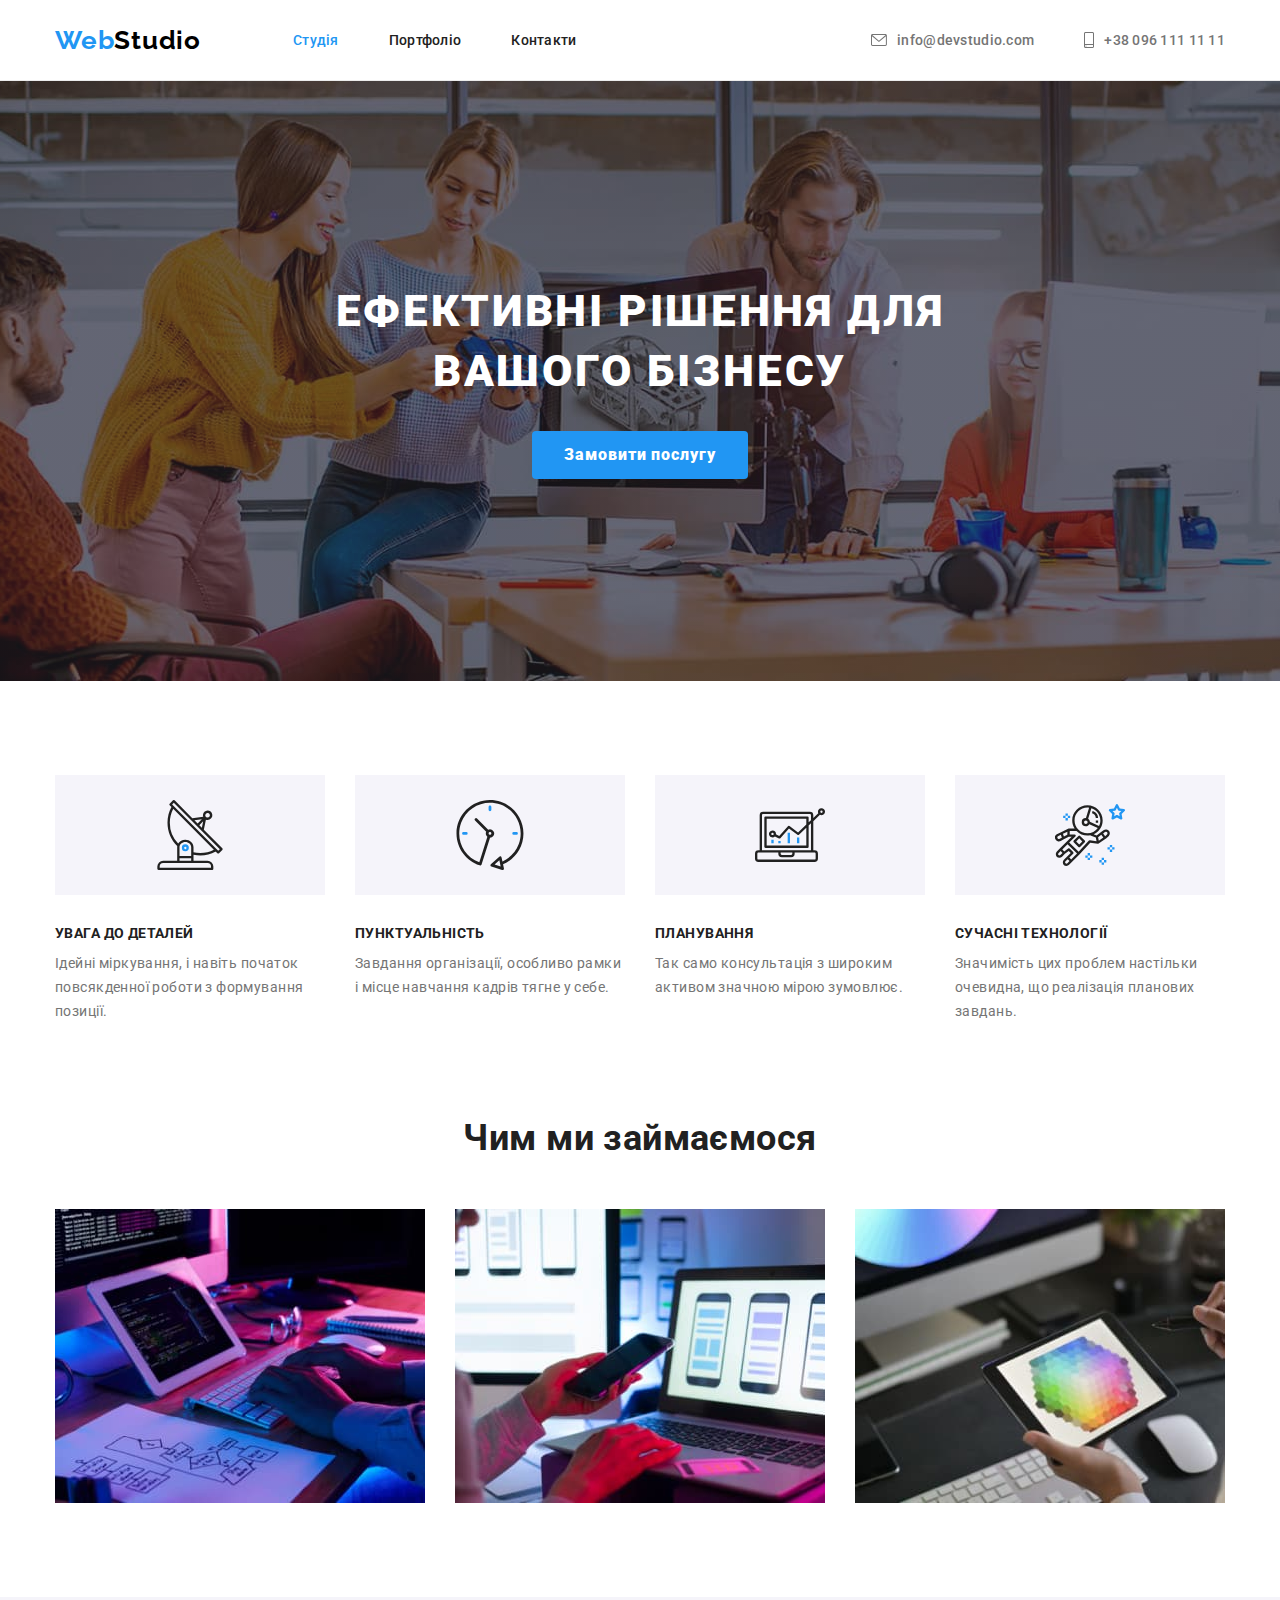
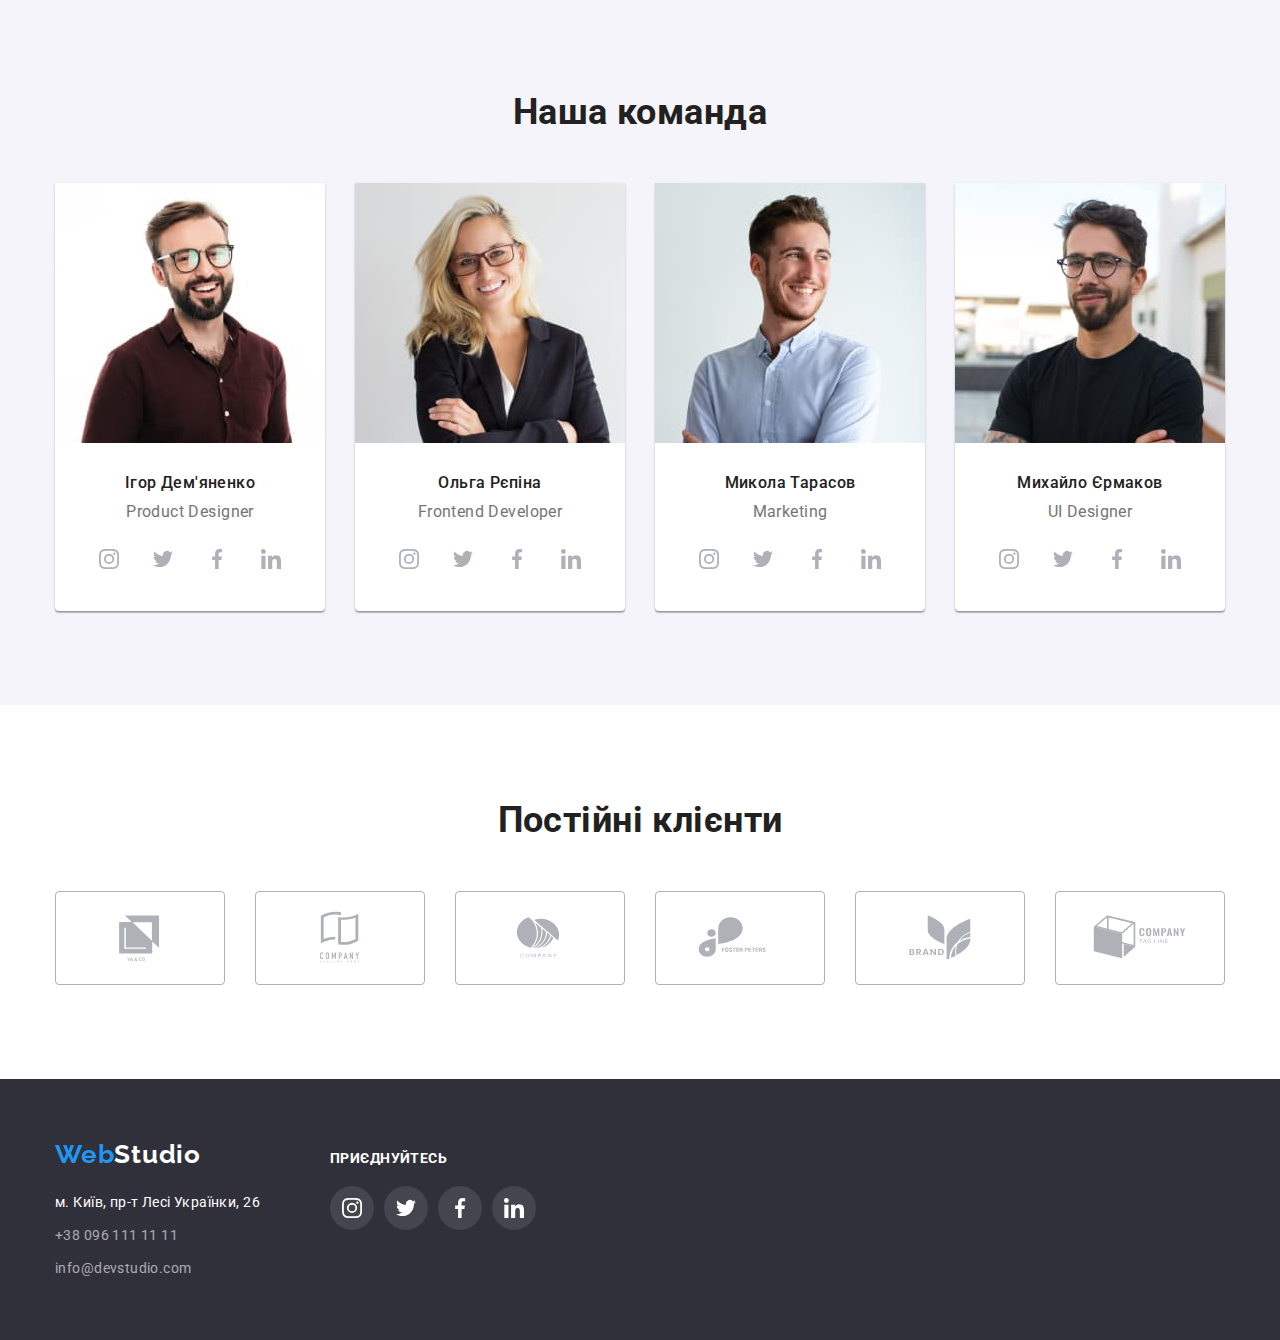
<file: index.html>
<!DOCTYPE html>
<html lang="uk">
  <head>
    <meta charset="UTF-8" />
    <meta http-equiv="X-UA-Compatible" content="IE=edge" />
    <meta name="viewport" content="width=device-width, initial-scale=1.0" />
    <title>Web-Studio-(Version-2.1)</title>
    <link href="https://fonts.googleapis.com/css2?family=Raleway:wght@700&family=Roboto:wght@400;500;700;900&display=swap" rel="stylesheet">
    <link rel="stylesheet" href="https://cdnjs.cloudflare.com/ajax/libs/modern-normalize/1.1.0/modern-normalize.min.css">
    <link rel="stylesheet" href="./css/styles.css" />
  </head>
  <body>
    <header class="page-header">
      <div class="container main-box">
        <a href="#" lang="en" class="logo"><span class="accent">Web</span><span>Studio</span></a>
        <nav>
          <ul class="site-nav list">
            <li class="item"><a href="#" class="link current">Студія</a></li>
            <li class="item"><a href="./portfolio.html" class="link">Портфоліо</a></li>
            <li class="item"><a href="#" class="link">Контакти</a></li>
          </ul>
        </nav>
        <ul class="auth-nav list">
          <li class="item">
            <a class="link" href="mailto:info@devstudio.com">
              <svg class="icon" width="16px" height="12px">
                <use href="./images/symbol-defs-optimized.svg#icon-envelope">
                </use>
              </svg>
            info@devstudio.com
            </a>
          </li>
          <li class="item">
            <a class="link" href="tel:+380961111111">
              <svg class="icon"width="10px" height="16px">
                <use href="./images/symbol-defs-optimized.svg#icon-smartphone">
                </use>
              </svg>
              +38 096 111 11 11
            </a>
          </li>
        </ul>
    </div>
    </header>

    <main>
      <section class="hero overlay">
          <h1 class="hero-title">Ефективні рішення для<br> вашого бізнесу</h1>
          <button type="button" class="button">Замовити послугу</button>
      </section>
      <section class="section">
        <div class="container">
          <h2 class="visually-hidden">Ключові якості відрізняючі нас від інших</h2>
            <ul class="feature-list">
              <li class="item">
                <div class="feature-list-link">
                  <svg  width="70" height="70">
                    <use href="./images/symbol-defs-optimized.svg#icon-antenna"></use>
                  </svg>
                </div>
                <h3 class="title">УВАГА ДО ДЕТАЛЕЙ</h3>
                <p class="paragraph">Ідейні міркування, і навіть початок повсякденної роботи з формування позиції.</p>
              </li>
              <li class="item">
                <div class="feature-list-link">
                  <svg  width="70" height="70">
                    <use href="./images/symbol-defs-optimized.svg#icon-clock"></use>
                  </svg>
                </div>
                <h3 class="title">ПУНКТУАЛЬНІСТЬ</h3>
                <p class="paragraph">Завдання організації, особливо рамки і місце навчання кадрів тягне у себе.</p>
              </li>
              <li class="item">
                <div class="feature-list-link">
                  <svg  width="70" height="70">
                    <use href="./images/symbol-defs-optimized.svg#icon-diagram"></use>
                  </svg>
                </div>
                <h3 class="title">ПЛАНУВАННЯ</h3>
                <p class="paragraph">Так само консультація з широким активом значною мірою зумовлює.</p>
              </li>
              <li class="item">
                <div class="feature-list-link">
                  <svg  width="70" height="70">
                    <use href="./images/symbol-defs-optimized.svg#icon-astronaut"></use>
                  </svg>
                </div>
                <h3 class="title">СУЧАСНІ ТЕХНОЛОГІЇ</h3>
                <p class="paragraph">Значимість цих проблем настільки очевидна, що реалізація планових завдань.</p>
              </li>
            </ul>
        </div>
      </section>
      <section class="about section">
        <div class="container">
          <h2 class="section-title">Чим ми займаємося</h2>
            <ul class="work-list">
              <li class="item">
                <img class="img" src="./images/box1.jpg" alt="Кодування за макетом" width="370" height="294" />
              </li>
              <li class="item">
                <img class="img" src="./images/box2.jpg" alt="Адаптивна WEB-розробка" width="370" height="294" />
              </li>
              <li class="item">
                <img class="img" src="./images/box3.jpg" alt="Вибір кольору на планшеті" width="370" height="294" />
              </li>
            </ul>
        </div>
      </section>

      <section class="about-team section">
        <div class="container">
          <h2 class="section-title">Наша команда</h2>
            <ul class="comand-list">
              <li class="item">
                <img class="img" src="./images/designer.jpg" alt="Ігор Дем'яненко" width="270" height="260" />
                  <div class="name">
                    <h3 class="title">Ігор Дем'яненко</h3>
                    <p class="paragraph" lang="en">Product Designer</p>
                    <ul class="social">
                      <li class="social-link">
                        <a class="social-item" href="#">
                          <svg class="social-icon" width="20" height="20">
                            <use href="./images/symbol-defs-optimized.svg#icon-instagram"></use>
                          </svg>
                        </a>
                      </li>
                      <li class="social-link">
                        <a class="social-item" href="#">
                          <svg class="social-icon" width="20" height="20">
                            <use href="./images/symbol-defs-optimized.svg#icon-twitter"></use>
                          </svg>
                        </a>
                      </li>
                      <li class="social-link">
                        <a class="social-item" href="#">
                          <svg class="social-icon" width="20" height="20">
                            <use href="./images/symbol-defs-optimized.svg#icon-facebook"></use>
                          </svg>
                        </a>
                      </li>
                      <li class="social-link">
                        <a class="social-item" href="#">
                          <svg class="social-icon" width="20" height="20">
                            <use href="./images/symbol-defs-optimized.svg#icon-linkedin"></use>
                          </svg>
                        </a>
                      </li>
                    </ul>
                  </div>
              </li>
              <li class="item">
                <img class="img" src="./images/frontend.jpg" alt="Ольга Рєпіна" width="270" height="260" />
                  <div class="name">
                    <h3 class="title">Ольга Рєпіна</h3>
                    <p class="paragraph" lang="en">Frontend Developer</p>
                    <ul class="social">
                      <li class="social-link">
                        <a class="social-item" href="#">
                          <svg class="social-icon" width="20" height="20">
                            <use href="./images/symbol-defs-optimized.svg#icon-instagram"></use>
                          </svg>
                        </a>
                      </li>
                      <li class="social-link">
                        <a class="social-item" href="#">
                          <svg class="social-icon" width="20" height="20">
                            <use href="./images/symbol-defs-optimized.svg#icon-twitter"></use>
                          </svg>
                        </a>
                      </li>
                      <li class="social-link">
                        <a class="social-item" href="#">
                          <svg class="social-icon" width="20" height="20">
                            <use href="./images/symbol-defs-optimized.svg#icon-facebook"></use>
                          </svg>
                        </a>
                      </li>
                      <li class="social-link">
                        <a class="social-item" href="#">
                          <svg class="social-icon" width="20" height="20">
                            <use href="./images/symbol-defs-optimized.svg#icon-linkedin"></use>
                          </svg>
                        </a>
                      </li>
                    </ul>
                  </div>
              </li>
              <li class="item">
                <img class="img" src="./images/marketing.jpg" alt="Микола Тарасов" width="270" height="260" />
                 <div class="name">
                  <h3 class="title">Микола Тарасов</h3>
                  <p class="paragraph" lang="en">Marketing</p>
                  <ul class="social">
                    <li class="social-link">
                      <a class="social-item" href="#">
                        <svg class="social-icon" width="20" height="20">
                          <use href="./images/symbol-defs-optimized.svg#icon-instagram"></use>
                        </svg>
                      </a>
                    </li>
                    <li class="social-link">
                      <a class="social-item" href="#">
                        <svg class="social-icon" width="20" height="20">
                          <use href="./images/symbol-defs-optimized.svg#icon-twitter"></use>
                        </svg>
                      </a>
                    </li>
                    <li class="social-link">
                      <a class="social-item" href="#">
                        <svg class="social-icon" width="20" height="20">
                          <use href="./images/symbol-defs-optimized.svg#icon-facebook"></use>
                        </svg>
                      </a>
                    </li>
                    <li class="social-link">
                      <a class="social-item" href="#">
                        <svg class="social-icon" width="20" height="20">
                          <use href="./images/symbol-defs-optimized.svg#icon-linkedin"></use>
                        </svg>
                      </a>
                    </li>
                  </ul>
                 </div>
              </li>
              <li class="item">
                <img class="img" src="./images/ui-designer.jpg" alt="Михайло Єрмаков" width="270" height="260" />
                  <div class="name">
                    <h3 class="title">Михайло Єрмаков</h3>
                    <p class="paragraph" lang="en">UI Designer</p>
                    <ul class="social">
                      <li class="social-link">
                        <a class="social-item" href="#">
                          <svg class="social-icon" width="20" height="20">
                            <use href="./images/symbol-defs-optimized.svg#icon-instagram"></use>
                          </svg>
                        </a>
                      </li>
                      <li class="social-link">
                        <a class="social-item" href="#">
                          <svg class="social-icon" width="20" height="20">
                            <use href="./images/symbol-defs-optimized.svg#icon-twitter"></use>
                          </svg>
                        </a>
                      </li>
                      <li class="social-link">
                        <a class="social-item" href="#">
                          <svg class="social-icon" width="20" height="20">
                            <use href="./images/symbol-defs-optimized.svg#icon-facebook"></use>
                          </svg>
                        </a>
                      </li>
                      <li class="social-link">
                        <a class="social-item" href="#">
                          <svg class="social-icon" width="20" height="20">
                            <use href="./images/symbol-defs-optimized.svg#icon-linkedin"></use>
                          </svg>
                        </a>
                      </li>
                    </ul>
                  </div>
              </li>
            </ul>
        </div>
      </section>
      <section class="section">
        <div class="container">
          <h2 class="section-title">Постійні клієнти</h2>
            <ul class="client-list">
              <li class="client-item">
                <a class="client-li" href="#">
                  <svg class="client-icon" width="106" height="60">
                    <use href="./images/symbol-defs-optimized.svg#icon-logo1"></use>
                  </svg>
                </a>
              </li>
              <li class="client-item">
                <a class="client-li" href="#">
                  <svg class="client-icon" width="106" height="60">
                    <use href="./images/symbol-defs-optimized.svg#icon-logo2"></use>
                  </svg>
                </a>
              </li>
              <li class="client-item">
                <a class="client-li" href="#">
                  <svg class="client-icon" width="106" height="60">
                    <use href="./images/symbol-defs-optimized.svg#icon-logo3"></use>
                  </svg>
                </a>
              </li>
              <li class="client-item">
                <a class="client-li" href="#">
                  <svg class="client-icon" width="106" height="60">
                    <use href="./images/symbol-defs-optimized.svg#icon-logo4"></use>
                  </svg>
                </a>
              </li>
              <li class="client-item">
                <a class="client-li" href="#">
                  <svg class="client-icon" width="106" height="60">
                    <use href="./images/symbol-defs-optimized.svg#icon-logo5"></use>
                  </svg>
                </a>
              </li>
              <li class="client-item">
                <a class="client-li" href="#">
                  <svg class="client-icon" width="106" height="60">
                    <use href="./images/symbol-defs-optimized.svg#icon-logo6"></use>
                  </svg>
                </a>
              </li>  
            </ul>
        </div>
      </section>
      
    </main>
    <footer class="footer">
      <div class="container content-area">
        <div>
          <a href="#" lang="en" class="logo footer-logo"><span class="accent">Web</span><span class="accent-studio">Studio</span></a>
          <address  class="footer-list">
            <ul class="footer-nav list">
              <li class="item"><p class="address">м. Київ, пр-т Лесі Українки, 26</p></li>
              <li class="item"><a class="link" href="tel:+380961111111">+38 096 111 11 11</a></li>
              <li class="item"><a class="link" href="mailto:info@devstudio.com">info@devstudio.com</a></li>
            </ul>
        </address>
      </div>
        <div class="footer-social">
          <h4 class="join-social">приєднуйтесь</h4>
            <ul class="social-box">
              <li class="footer-social-link">
                <a class="footer-social-item" href="#">
                  <svg class="footer-social-icon" width="20" height="20">
                    <use href="./images/symbol-defs-optimized.svg#icon-instagram"></use>
                  </svg>
                </a>
              </li>
              <li class="footer-social-link">
                <a class="footer-social-item" href="#">
                  <svg class="footer-social-icon" width="20" height="20">
                    <use href="./images/symbol-defs-optimized.svg#icon-twitter"></use>
                  </svg>
                </a>
              </li>
              <li class="footer-social-link">
                <a class="footer-social-item" href="#">
                  <svg class="footer-social-icon" width="20" height="20">
                    <use href="./images/symbol-defs-optimized.svg#icon-facebook"></use>
                  </svg>
                </a>
              </li>
              <li class="footer-social-link">
                <a class="footer-social-item" href="#">
                  <svg class="footer-social-icon" width="20" height="20">
                    <use href="./images/symbol-defs-optimized.svg#icon-linkedin"></use>
                  </svg>
                </a>
              </li>
            </ul>
        </div>
    </div>
    </footer>
  </body>
</html>
</file>
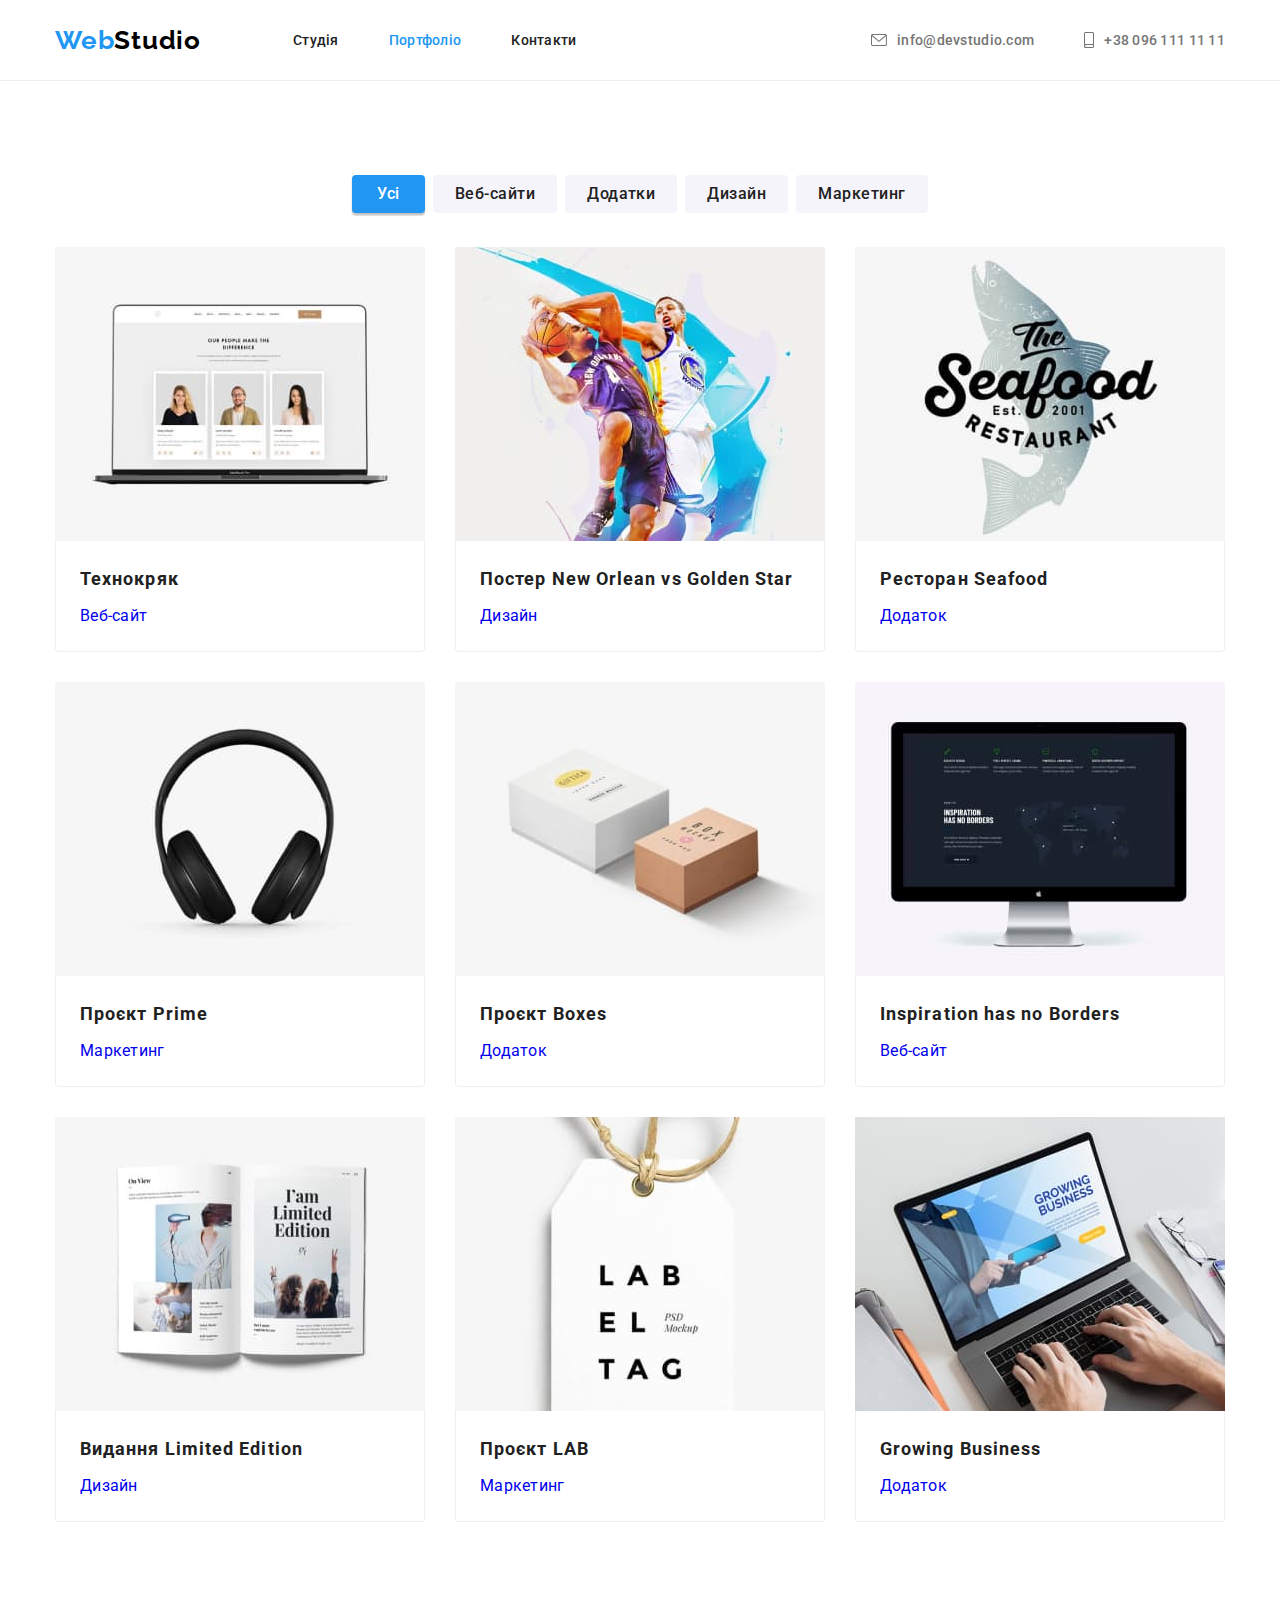
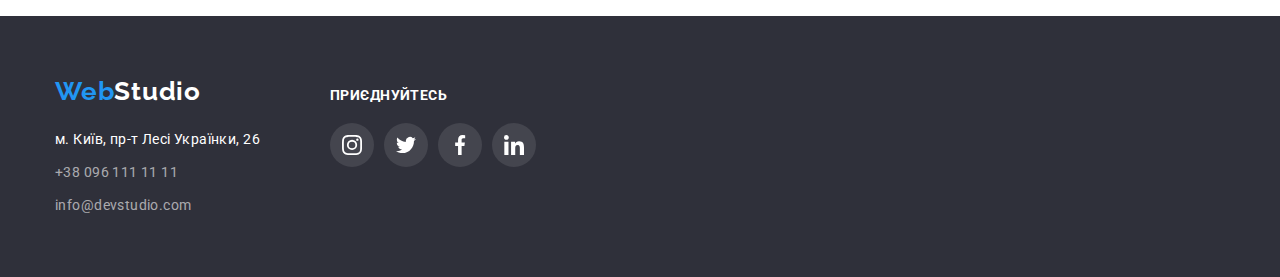
<file: portfolio.html>
<!DOCTYPE html>
<html lang="uk">
  <head>
    <meta charset="UTF-8" />
    <meta http-equiv="X-UA-Compatible" content="IE=edge" />
    <meta name="viewport" content="width=device-width, initial-scale=1.0" />
    <title lang="en">Portfolio</title>
    <link href="https://fonts.googleapis.com/css2?family=Raleway:wght@700&family=Roboto:wght@400;500;700;900&display=swap"
      rel="stylesheet"/>
    <link rel="stylesheet" href="https://cdnjs.cloudflare.com/ajax/libs/modern-normalize/1.1.0/modern-normalize.min.css">
    <link rel="stylesheet" href="./css/styles.css" />

  </head>
  <body>
    <header class="page-header">
      <div class="container main-box">
        <a href="#" lang="en" class="logo"><span class="accent">Web</span><span>Studio</span></a>
        <nav>
          <ul class="site-nav list">
            <li class="item"><a href="./index.html" class="link">Студія</a></li>
            <li class="item"><a href="#" class="link current">Портфоліо</a></li>
            <li class="item"><a href="#" class="link">Контакти</a></li>
          </ul>
        </nav>
          <ul class="auth-nav list">
            <li class="item">
              <a class="link" href="mailto:info@devstudio.com">
                <svg class="icon" width="16px" height="12px">
                  <use href="./images/symbol-defs-optimized.svg#icon-envelope">
                  </use>
                </svg>
              info@devstudio.com
              </a>
              </li>
            <li class="item">
              <a class="link" href="tel:+380961111111">
                <svg class="icon"width="10px" height="16px">
                  <use href="./images/symbol-defs-optimized.svg#icon-smartphone">
                  </use>
                </svg>
                +38 096 111 11 11
              </a>
            </li>
          </ul>
    </div>
    </header>
    <main>
      <section class="section">
        <div class="container">
          <h1 class="visually-hidden">Наші проєкти</h1>
            <ul class="site-filter list">
              <li class="item"><button class="link current" type="button">Усі</button></li>
              <li class="item"><button class="link" type="button">Веб-сайти</button></li>
              <li class="item"><button class="link" type="button">Додатки</button></li>
              <li class="item"><button class="link" type="button">Дизайн</button></li>
              <li class="item"><button class="link" type="button">Маркетинг</button></li>
            </ul>
            <ul class="project-cards">
              <li class="item">
                <a class="project-cards-shadow" href="#">
                  <img class="img" src="./images/web.jpg" alt="MacBook Pro" width="370" height="294" />
                    <div class="card">
                      <h2 class="project">Технокряк</h2>
                      <p class="project-paragraph">Веб-сайт</p>
                    </div>
                </a>
              </li>
              <li class="item">
                <a class="project-cards-shadow" href="#">
                  <img class="img" src="./images/design.jpg" alt="Баскетбольні гравці" width="370" height="294" />
                  <div class="card">
                    <h2 class="project" lang="en">Постер New Orlean vs Golden Star</h2>
                    <p class="project-paragraph">Дизайн</p>
                  </div>
                </a>
              </li> 
              <li class="item">
                <a class="project-cards-shadow" href="#">
                  <img class="img" src="./images/add.jpg" alt="Ресторан Seafood" width="370" height="294" />
                  <div class="card">
                    <h2 class="project" lang="en">Ресторан Seafood</h2>
                    <p class="project-paragraph">Додаток</p>
                  </div>
                </a>
              </li>
              <li class="item">
                <a class="project-cards-shadow" href="#">
                  <img class="img" src="./images/prime.jpg" alt="Навушники" width="370" height="294" />
                  <div class="card">
                    <h2 class="project" lang="en">Проєкт Prime</h2>
                    <p class="project-paragraph">Маркетинг</p>
                  </div>
                </a>
              </li>
              <li class="item">
                <a class="project-cards-shadow" href="#">
                  <img class="img" src="./images/projectboxes.jpg" alt="Коробки" width="370" height="294" />
                  <div class="card">
                    <h2 class="project" lang="en">Проєкт Boxes</h2>
                    <p class="project-paragraph">Додаток</p>
                  </div>
                </a>
              </li>
              <li class="item">
                <a class="project-cards-shadow" href="#">
                  <img class="img" src="./images/imac.jpg" alt="iMac" width="370" height="294" />
                  <div class="card">
                    <h2 class="project" lang="en">Inspiration has no Borders</h2>
                    <p class="project-paragraph">Веб-сайт</p>
                  </div>
                </a>
              </li>
              <li class="item">
                <a class="project-cards-shadow" href="#">
                  <img class="img" src="./images/limited.jpg" alt="Видання" width="370" height="294" />
                  <div class="card">
                    <h2 class="project" lang="en">Видання Limited Edition</h2>
                    <p class="project-paragraph">Дизайн</p>
                  </div>
                </a>
              </li>
              <li class="item">
                <a class="project-cards-shadow" href="#">
                  <img class="img" src="./images/projectlab.jpg" alt="Label" width="370" height="294" />
                  <div class="card">
                    <h2 class="project" lang="en">Проєкт LAB</h2>
                    <p class="project-paragraph">Маркетинг</p>
                  </div>
                </a>
              </li>
              <li class="item">
                <a class="project-cards-shadow" href="#">
                  <img class="img" src="./images/business.jpg" alt="Laptop" width="370" height="294" />
                  <div class="card">
                    <h2 class="project" lang="en">Growing Business</h2>
                    <p class="project-paragraph">Додаток</p>
                  </div>
                </a>
              </li>
            </ul>
        </div>
      </section>
    </main>
    <footer class="footer">
      <div class="container content-area">
        <div>
          <a href="#" lang="en" class="logo footer-logo"><span class="accent">Web</span><span class="accent-studio">Studio</span></a>
          <address  class="footer-list">
            <ul class="footer-nav list">
              <li class="item"><p class="address">м. Київ, пр-т Лесі Українки, 26</p></li>
              <li class="item"><a class="link" href="tel:+380961111111">+38 096 111 11 11</a></li>
              <li class="item"><a class="link" href="mailto:info@devstudio.com">info@devstudio.com</a></li>
            </ul>
        </address>
      </div>
        <div class="footer-social">
          <h4 class="join-social">приєднуйтесь</h4>
            <ul class="social-box">
              <li class="footer-social-link">
                <a class="footer-social-item" href="#">
                  <svg class="footer-social-icon" width="20" height="20">
                    <use href="./images/symbol-defs-optimized.svg#icon-instagram"></use>
                  </svg>
                </a>
              </li>
              <li class="footer-social-link">
                <a class="footer-social-item" href="#">
                  <svg class="footer-social-icon" width="20" height="20">
                    <use href="./images/symbol-defs-optimized.svg#icon-twitter"></use>
                  </svg>
                </a>
              </li>
              <li class="footer-social-link">
                <a class="footer-social-item" href="#">
                  <svg class="footer-social-icon" width="20" height="20">
                    <use href="./images/symbol-defs-optimized.svg#icon-facebook"></use>
                  </svg>
                </a>
              </li>
              <li class="footer-social-link">
                <a class="footer-social-item" href="#">
                  <svg class="footer-social-icon" width="20" height="20">
                    <use href="./images/symbol-defs-optimized.svg#icon-linkedin"></use>
                  </svg>
                </a>
              </li>
            </ul>
        </div>
    </div>
    </footer>
  </body>
</html>
</file>
<file: css/styles.css>
:root {
    --primary-text-color:#757575;
    --primary-back-ground-color:#F5F5F5;
    --accent-color:#2196F3;
    --secondary-text-color:#212121;
    --svg-color: #AFB1B8;
}

/* Сброс отступов */
p, ul, h1, h2, h3, h4, h5, h6 {
    margin: 0;
    padding: 0;
}
    /* Убираем маркеры */

li {
    list-style-type: none;

  }

body {
    color:var(--primary-text-color);

    font-family: 'Roboto', sans-serif;
    font-size: 14px;
    letter-spacing: 0.03em;
}

.page-header {
    border-bottom: 1px solid #ECECEC;
}

.container {
    width: 1200px;
    padding-left: 15px;
    padding-right: 15px;
    margin: 0 auto;
    text-align: start;
}

.main-box {
    display: flex;
    align-items: center;
}


a {
    text-decoration:none;
    letter-spacing: 0.02em;
}

.logo {
    color:#000000; 

    font-family: 'Raleway', sans-serif;
    font-size: 26px;
    font-weight:700; 
    line-height: calc(31 / 26);
    letter-spacing: 0.03em;
}

.accent {
    color:var(--accent-color);
}

.accent-studio {
    color: #FFFFFF;
}


.img {
    display:block; 
    max-width: 100%;
}
/*---------- Site Nav ----------*/

.site-nav {
    display: flex;
    margin-left: 92px;
}

.site-nav .item {
    margin-right: 50px;
}

.site-nav .item:last-child{
    margin-right: 0;
}

.site-nav .link{
    display: block;
    padding-top: 32px;
    padding-bottom: 32px;
    line-height: calc(16 / 14);
    font-weight: 500;
    color:var(--secondary-text-color);
}

.site-nav .link:hover,
.site-nav .link:focus {
    color:var(--accent-color);
}

.site-nav .link.current {
    color:var(--accent-color);
}

/*---------- Auth-nav ----------*/

.auth-nav {
    display: flex;
    margin-left: auto;
    align-items: center;
}

.auth-nav .item + .item {
    padding-left: 50px;
}
.auth-nav .link{
    display: flex;
    align-items: center;
    padding-top: 32px;
    padding-bottom: 32px;

    color:var(--primary-text-color);

    line-height: calc(16 / 14);
    font-weight: 500;
}

.auth-nav .link:hover,
.auth-nav .link:focus {
    color:var(--accent-color);
}


.icon {
    margin-right: 10px;
    fill: currentColor;
}

.auth-nav .icon:hover,
.auth-nav .icon:focus {
    color:var(--accent-color);
}

/*---------- Section HERO ----------*/

.hero {
    padding-top: 200px; 
    padding-bottom: 200px; 
    text-align: center;
    background-repeat: no-repeat; 
    background-position: center; 
    background-size: cover;
}

.overlay {
    max-width: 1600px;
    height: 600px;
    margin-left: auto;
    margin-right: auto;
    background-image: linear-gradient(to right, rgba(47, 48, 58, 0.4), rgba(47, 48, 58, 0.4)), url(../images/team.jpg);
}

.hero-title {
    margin-bottom: 30px;
    color:#FFFFFF;

    text-align: center;

    font-size: 44px;
    font-weight: 900;
    line-height: calc(60 / 44);
    text-transform: uppercase;
    letter-spacing: 0.06em;
}

/*---------- Hero Button ----------*/
.button {
    border: solid transparent;
    border-radius: 4px;
    padding: 6px 28px;
    min-width: 216px;
    text-align: center;

    background-color: var(--accent-color);
    color:#FFFFFF;

    font-family: 'Roboto', sans-serif;
    font-size: 16px;
    font-weight: 900;
    cursor: pointer;
    line-height: calc(30 / 16);
    letter-spacing: 0.06em;


}

.button:hover,
.button:focus {
    background: #188CE8;
}

/*----------  Feature-list ---------- */
.feature-list {
    display: flex;
    flex-wrap: wrap;
}

.feature-list .title {
    font-style: normal;
    margin-bottom: 10px;

    color:var(--secondary-text-color);

    font-size: 14px;
    font-weight: 700;
    line-height: calc(16 / 14);
}

.feature-list .paragraph {
    font-style: normal;
    font-size: 14px;
    line-height: calc(24 / 14);
    letter-spacing: 0.03em;
}


.feature-list .item {
    width: calc((100% - 90px) / 4);
    margin-right: 30px;
}

.feature-list .item:last-child {
    margin-right: 0px;
}    


.feature-list-link {
    display: flex;
    background-color: #F5F4FA;
    height: 120px;
    align-items:center;
    justify-content: center;
    margin-bottom: 30px;
}

/*------- Section -------*/

.section {
    padding-top:94px;
    padding-bottom:94px
}  

.about {
    padding-top: 0px;
}

.about-team {
    background-color: #F5F4FA;
}

/*---------- Work list ----------*/

.work-list {
    display: flex;
}

.work-list .item:not(:last-child) {
    width: calc((100% - 60px) / 3);
    margin-right: 30px;
}    


/*---------- Section comand ----------*/

.section-comand {
    padding-top: 94px;
    padding-bottom: 94px;

    background-color: #F5F4FA;
}

.section-title {
    margin-bottom: 50px;

    color:var(--secondary-text-color);

    font-size:36px;
    font-weight: 700;
    line-height: calc(42 / 36);
    text-align: center;
}

.comand-list .title {
    margin-bottom: 10px;

    color:var(--secondary-text-color);

    text-align: center;
    font-size: 16px;
    font-weight: 500;
    line-height: calc(19 / 16);
}

.comand-list .name {
    padding-top: 30px;
    padding-bottom: 30px;

    
}

.comand-list .paragraph {
    text-align: center;
    font-size: 16px;
    line-height: calc(19 / 16);   
    margin-bottom: 16px; 
}

.comand-list {
    display: flex;
}

.comand-list .item {
    flex-direction:column;
    background-color: #FFFFFF;
    width: calc((100% - 90px) / 4);
    align-items: center;
    border-radius: 0px 0px 4px 4px;
    box-shadow: 0px 1px 3px rgba(0, 0, 0, 0.12), 0px 1px 1px rgba(0, 0, 0, 0.14), 0px 2px 1px rgba(0, 0, 0, 0.2);
}

.comand-list .item:not(:last-child) {
    margin-right: 30px;
}    

.social {
    display: flex;
    justify-self: center;
    justify-content: center;
}



.social-link {
    display: flex;
    width: 44px;
    height: 44px;
    justify-content: center;
    align-items: center;
    margin-right: 10px;
}


.social-link:last-child {
    margin-right: 0
}

.social-item {
    display: flex;
    width: 100%; 
    height: 100%;
    border-radius: 50%;
    justify-content: center;
    align-items: center;
    fill: var(--svg-color);
}

.social-icon {
    display: inline-block;
    width: 20px; 
    height:20px;
    
}

.social-item:hover,
.social-item:focus {
    background-color:var(--accent-color);
    border-radius: 50%;
    fill:#FFFFFF;
    cursor: pointer;
}

/* ------Regular client------ */

.client-list {
    display: flex;
    align-items: center;
    justify-content: center;
}

.client-icon {
    fill: currentColor;

}

.client-item{
    width: calc((100% - 150px) / 6);
    margin-right: 30px;

}

.client-item:last-child {
    margin-right: 0;
}

.client-li {
    display: flex;
    align-items: center; 
    justify-content: center;
    color: var(--svg-color);
    border: 1px solid var(--svg-color); 
    border-radius: 4px;
    padding-top: 16px;
    padding-bottom: 16px;
    padding-left: 32px;
    padding-right: 32px;
}
    
.client-li:hover,
.client-li:focus {
    color:var(--accent-color);
    cursor: pointer;
    border-color: 1px solid var(--accent-color);
}

/*----------  Footer ---------- */
.footer {
    background-color: #2F303A;
    padding-top: 60px;
    padding-bottom: 60px;
}

.content-area {
    display: flex;
    align-items: baseline;
}

.footer-logo {
    display: inline-block;
    margin-bottom: 20px;
}


.footer-list {
    font-style: normal;
}

.footer-list .address{
    color: #FFFFFF;
}

.footer-nav {
    display: flex;
    flex-direction: column;
}

.footer-nav .link {
    color:rgba(255, 255, 255, 0.6);
    letter-spacing: 0.03em;
    
    
}

.footer-nav .link:hover,
.footer-nav .link:focus {
    color:var(--accent-color);
}

.footer-nav .item {
    line-height: calc(24 / 14);
}

.footer-nav .item:not(:last-child) {
    margin-bottom: 9px;
}

/* Footer Social Links */

.footer-social {
    display: flex;
    flex-direction: column;
    margin-left: 70px;
    width: 206px;
    height: 80px;
}

.join-social {
    display: flex;
    font-size: 14px;
    line-height: calc(16 / 14);   
    font-weight: 700;
    text-transform: uppercase;
    margin-bottom: 20px; 

    color:rgba(255, 255, 255, 1);
}

.social-box {
    display: flex;
    justify-self: center;
    justify-content: center;
}

.footer-social-link {
    display: flex;
    width: 44px;
    height: 44px;
    justify-content: center;
    align-items: center;
    margin-right: 10px;
    background-color: rgba(255, 255, 255, 0.1);
    border-radius: 50%;
}

.footer-social-link:last-child{
    margin-right: 0px;
}

.footer-social-item {
    display: flex;
    width: 100%; 
    height: 100%;
    border-radius: 50%;
    justify-content: center;
    align-items: center;
    fill: var(--svg-color);
}


.footer-social-icon {
    fill:#FFFFFF;
}

.footer-social-item:hover,
.footer-social-item:focus {
    background-color:var(--accent-color) ;
}

/*----------  PORTFOLIO ------------------------------- */
.site-filter {
    display: flex;
    align-items: center;
    justify-content: center;
    margin-bottom: 34px;
}

.site-filter .link {
    padding-top: 6px;
    padding-bottom: 6px;
    border: transparent;
    border-radius: 4px;
    padding-left: 22px;
    padding-right: 22px;
    cursor: pointer;

    color: var(--secondary-text-color);
    background-color: #F5F4FA;

    font-family: 'Roboto', sans-serif;
    font-size: 16px;
    font-weight: 500;
    line-height: calc(26 / 16);
    letter-spacing: 0.03em;
    
}


.site-filter .current {
    padding-left: 25px;
    padding-right: 25px;
    box-shadow: 0px 3px 1px rgba(0, 0, 0, 0.1), 0px 1px 2px rgba(0, 0, 0, 0.08), 0px 2px 2px rgba(0, 0, 0, 0.12);
}


.site-filter .link:hover,   
.site-filter .link:focus {
    color: #FFFFFF;
    background: #188CE8;
    box-shadow: 0px 3px 1px rgba(0, 0, 0, 0.1), 0px 1px 2px rgba(0, 0, 0, 0.08), 0px 2px 2px rgba(0, 0, 0, 0.12);
}

.site-filter .link.current {
    color:#FFFFFF;
    background-color:var(--accent-color);  
}

.site-filter .item:not(:last-child) {
    margin-right: 8px;
}


.project-cards {
    display: flex;
    flex-wrap: wrap;
    justify-content: center;
    margin-top: 34px;
}

.project-cards .item {

    width: calc((100% - 60px) / 3);
    margin-right: 30px;
    margin-bottom: 30px;
}

/* .project-cards .item:hover,
.project-cards .item:focus {
} */



.project-cards-shadow:hover,
.project-cards-shadow:focus {
    display: block;
    box-shadow: 0px 1px 1px rgba(0, 0, 0, 0.12), 0px 4px 4px rgba(0, 0, 0, 0.06), 1px 4px 6px rgba(0, 0, 0, 0.16);
}

.project-cards>.item:nth-child(3n){
    margin-right: 0px;
}

.project-cards .item:nth-last-child(-n+3){
    margin-bottom: 0px;
}

.project-cards .card {
    padding: 20px 24px;
    text-align: start;

    border-bottom-left-radius: 4px;
    border-bottom-right-radius: 4px;
    border-right:#EEEEEE 1px solid;
    border-left:#EEEEEE 1px solid;
    border-bottom:#EEEEEE 1px solid;
}

.visually-hidden {
    position: absolute;
      white-space: nowrap;
      width: 1px;
      height: 1px;
      overflow: hidden;
      border: 0;
      padding: 0;
      clip: rect(0 0 0 0);
      clip-path: inset(50%);
      margin: -1px;
  }


.section .project {
    margin-bottom: 4px;

    color:var(--secondary-text-color);

    font-size: 18px;
    font-weight:700;
    line-height: calc(36 / 18);
    letter-spacing: 0.06em;
}

.project-paragraph {
    font-size: 16px;
    line-height: calc(30 / 16);
}
</file>
